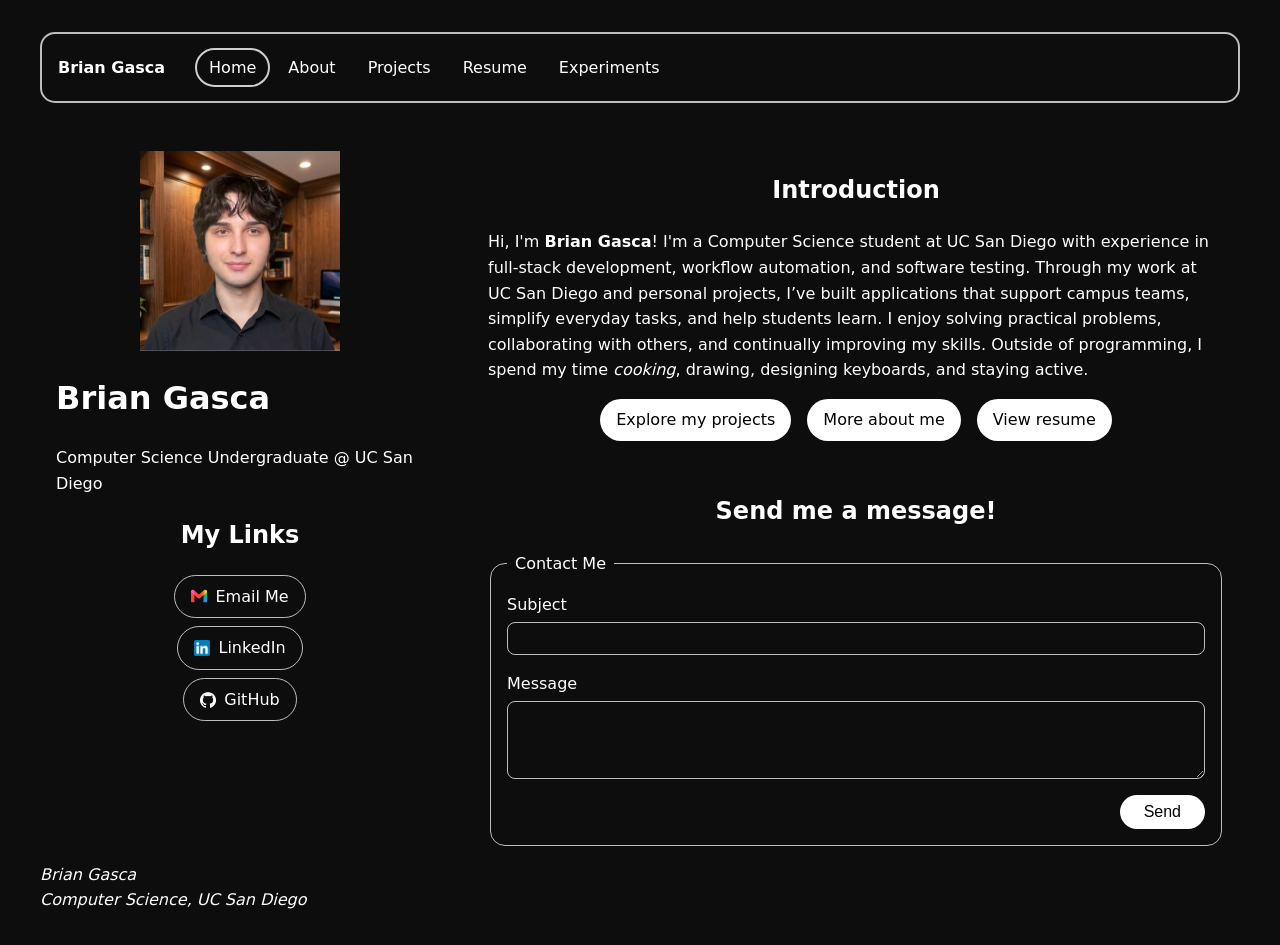
<file: index.html>
<!DOCTYPE html>
<html lang="en">
<head>
    <meta charset="UTF-8">
    <meta name="viewport" content="width=device-width, initial-scale=1.0">
    <title>Brian Gasca Portfolio</title>
    <link rel="icon" href="portrait.jpg" type="image/jpeg">
    <link rel="stylesheet" href="styles/shared_style.css">
    <link rel="stylesheet" href="styles/index.css">
</head>
<body>
    <header>
        <p><b>Brian Gasca</b></p>
        <nav>
            <ul class="navbar">
                <li><a href="index.html" aria-current="page">Home</a></li>
                <li><a href="about.html">About</a></li>
                <li><a href="projects.html">Projects</a></li>
                <li><a href="resume.pdf" target="_blank">Resume</a></li>
                <li><a href="experiments.html">Experiments</a></li>
            </ul>
        </nav>
    </header>
    <main id="main-content">
        
        <div class="home-content">
            <div class="profile">
                <picture>
                    <source srcset="portrait.jpg" type="image/jpeg">
                    <img src="portrait.jpg" alt="Portrait of Brian Gasca" width="200" height="200">
                </picture>
                <h1>Brian Gasca</h1>
                <p>Computer Science Undergraduate @ UC San Diego</p>

                <h2>My Links</h2>
                <ul class="my-links">
                    <li>
                        <a href="mailto:gasca.brian11@gmail.com">
                            <img src="icons/Gmail_icon_(2026).svg" alt="" width="16" height="16">
                            Email Me
                        </a>
                    </li>
                    <li>
                        <a href="https://www.linkedin.com/in/brian-gasca/">
                            <img src="icons/LinkedIn_icon.svg.webp" alt="" width="16" height="16">
                            LinkedIn
                        </a>
                    </li>
                    <li>
                        <a href="https://github.com/briangasca">
                            <img src="icons/github-white-icon.webp" alt="" width="16" height="16">
                            GitHub
                        </a>
                    </li>
                </ul>
            </div>

            <!-- <svg width="4" height="200" viewBox="0 0 4 200" preserveAspectRatio="none">
                <title>Divider line</title>
                <rect width="4" height="200" fill="white" opacity="1"/>
            </svg> -->
            <section>
                <h2>Introduction</h2>
                <p>Hi, I'm <strong>Brian Gasca</strong>! I'm a Computer Science student at UC San Diego with experience in full-stack development, workflow automation, and software testing. Through my work at UC San Diego and personal projects, I’ve built applications that support campus teams, simplify everyday tasks, and help students learn. I enjoy solving practical problems, collaborating with others, and continually improving my skills. Outside of programming, I spend my time <em>cooking</em>, drawing, designing keyboards, and staying active.</p>
                <ul class="intro-links">
                    <li><a href="projects.html">Explore my projects</a></li>
                    <li><a href="about.html">More about me</a></li>
                    <li><a href="resume.pdf" target="_blank">View resume</a></li>
                </ul>
            </section>

            <section>
                <h2>Send me a message!</h2>
                <form class="message-me-form" action="mailto:gasca.brian11@gmail.com" method="post" enctype="text/plain">
                    <fieldset>
                        <legend>Contact Me</legend>
                        <p>
                            <label for="contact-subject">Subject</label>
                            <input type="text" id="contact-subject" name="subject">
                        </p>
                        <p>
                            <label for="contact-message">Message</label>
                            <textarea id="contact-message" name="message" rows="4"></textarea>
                        </p>
                        <button type="submit">Send</button>
                    </fieldset>
                </form>
            </section>
        </div>
    </main>

    <footer>
        <address>
            Brian Gasca
            <br>
            Computer Science, UC San Diego
        </address>
    </footer>
</body>
</html>
</file>
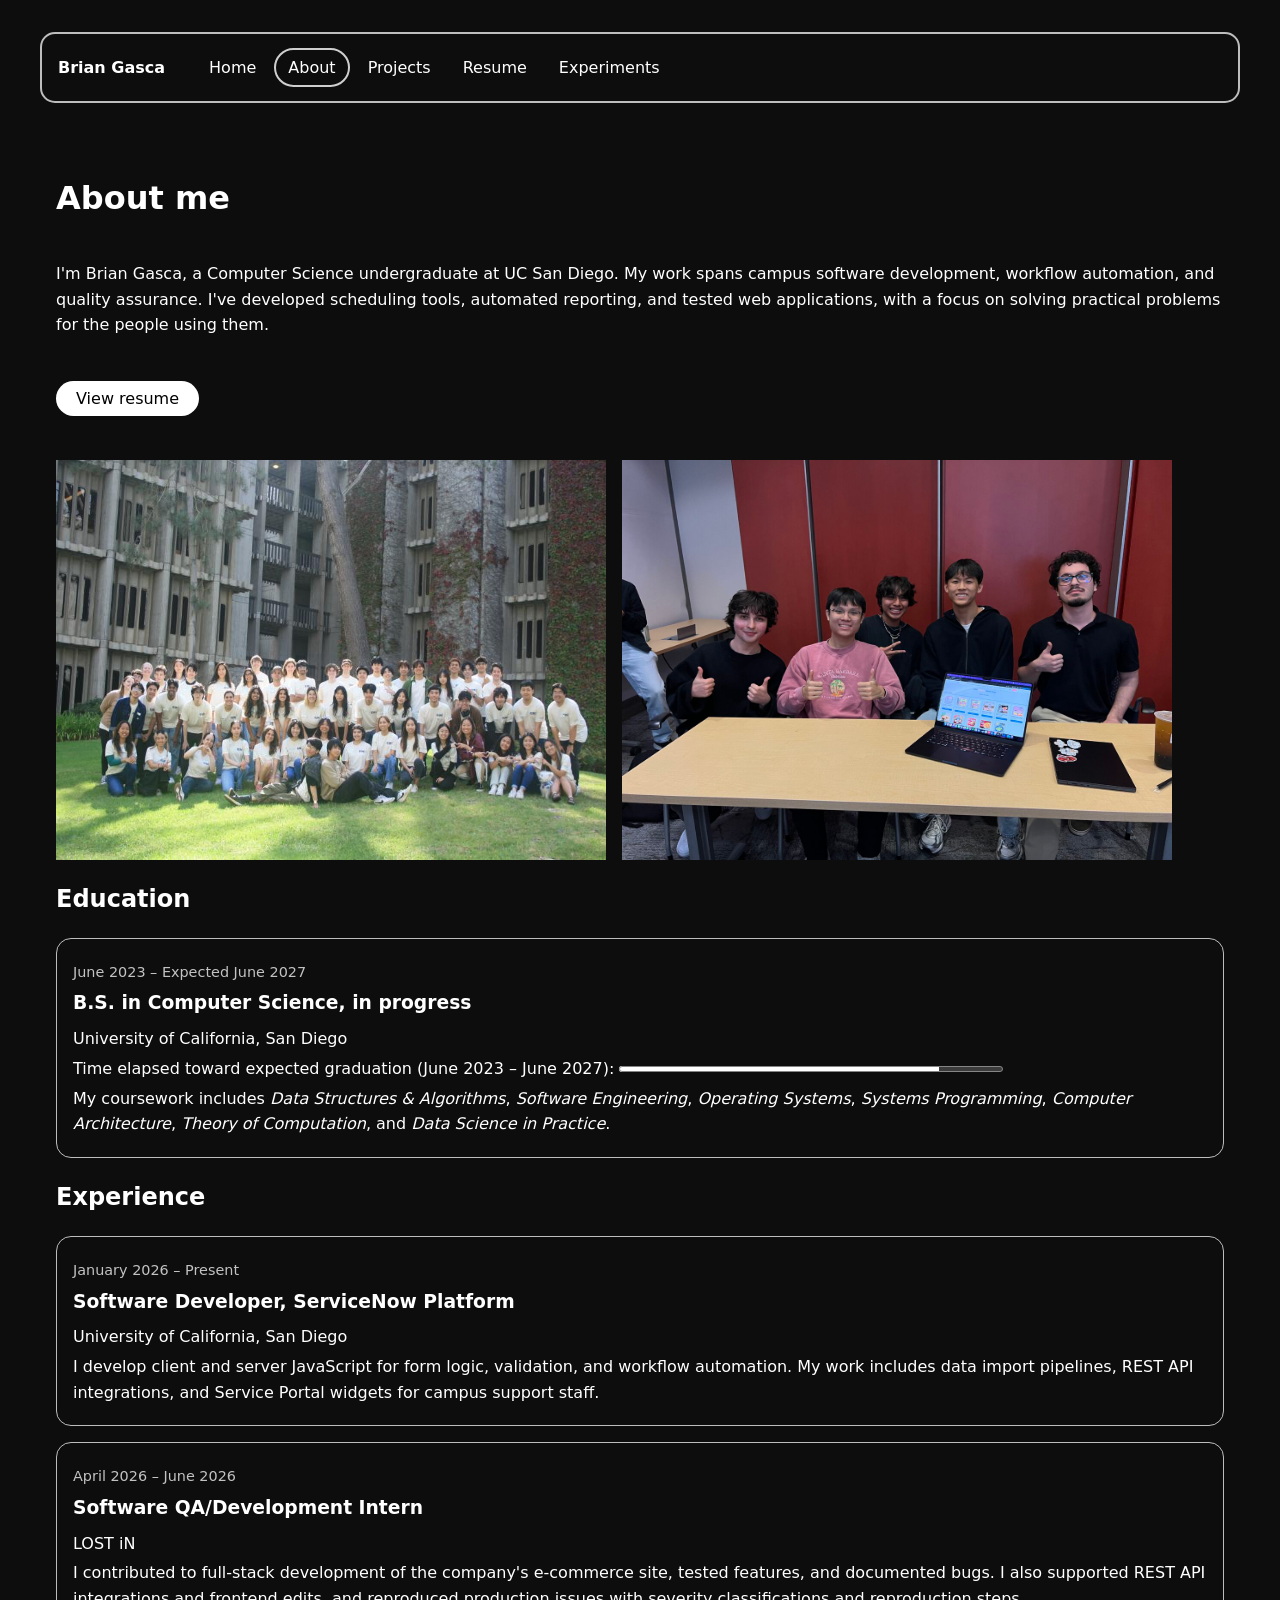
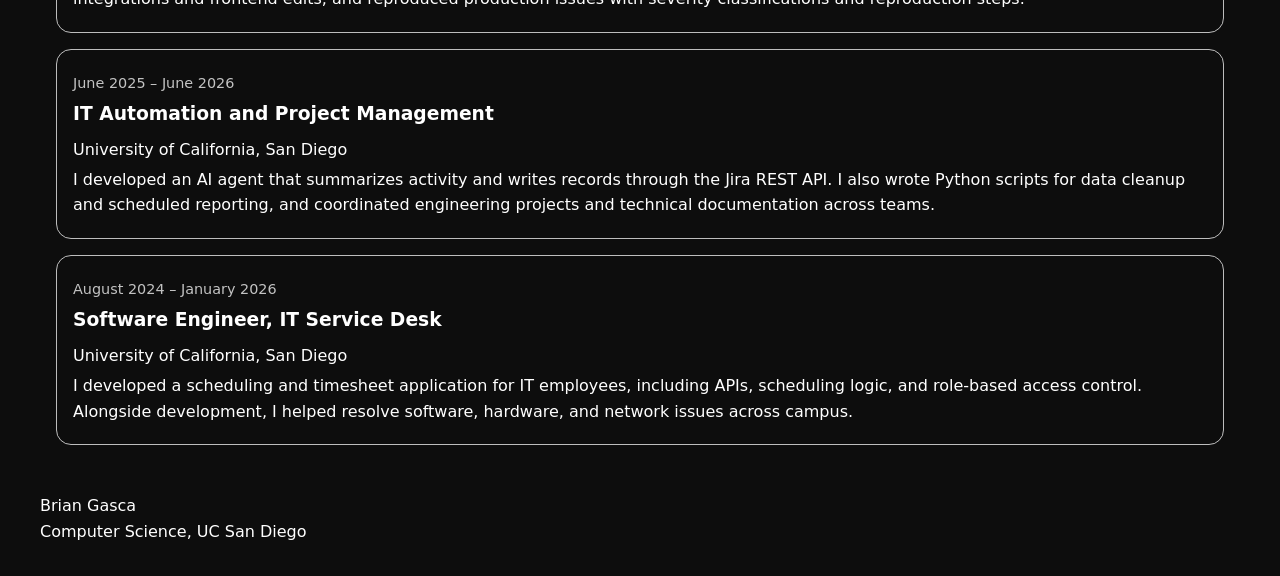
<file: about.html>
<!DOCTYPE html>
<html lang="en">
<head>
    <meta charset="UTF-8">
    <meta name="viewport" content="width=device-width, initial-scale=1.0">
    <title>About | Brian Gasca Portfolio</title>
    <link rel="icon" href="portrait.jpg" type="image/jpeg">
    <link rel="stylesheet" href="styles/shared_style.css">
    <link rel="stylesheet" href="styles/about.css">
</head>
<body>
    <header>
        <p><b>Brian Gasca</b></p>
        <nav>
            <ul class="navbar">
                <li><a href="index.html">Home</a></li>
                <li><a href="about.html" aria-current="page">About</a></li>
                <li><a href="projects.html">Projects</a></li>
                <li><a href="resume.pdf" target="_blank">Resume</a></li>
                <li><a href="experiments.html">Experiments</a></li>
            </ul>
        </nav>
    </header>

    <main id="main-content">
        <h1>About me</h1>
        <section class="intro-resume-content">
            <section class="about-me-section">
                <p>I'm Brian Gasca, a Computer Science undergraduate at UC San Diego. My work spans campus software development, workflow automation, and quality assurance. I've developed scheduling tools, automated reporting, and tested web applications, with a focus on solving practical problems for the people using them.</p>
                <p><a href="resume.pdf" target="_blank">View resume</a></p>
            </section>
            <section class="images-section">
                <img src="icons/1759780581085.jpg" alt="First page of Brian Gasca's resume" width="550" height="300">
                <img src="icons/1767939727916.jpg" alt="Second page of Brian Gasca's resume" width="550" height="300">
            </section>
        </section>
        <section>
            <h2>Education</h2>
            <ol>
                <li>
                    <article>
                        <p><span class="dates">June 2023 – Expected June 2027</span></p>
                        <h3>B.S. in Computer Science, in progress</h3>
                        <p>University of California, San Diego</p>
                        <p><label for="degree-progress">Time elapsed toward expected graduation (June 2023 – June 2027):</label> <progress id="degree-progress" value="40" max="48">40 of 48 months</progress></p>
                        <p>My coursework includes <i>Data Structures &amp; Algorithms</i>, <i>Software Engineering</i>, <i>Operating Systems</i>, <i>Systems Programming</i>, <i>Computer Architecture</i>, <i>Theory of Computation</i>, and <i>Data Science in Practice</i>.</p>
                    </article>
                </li>
            </ol>
        </section>

        <section>
            <h2>Experience</h2>
            <ol>
                <li>
                    <article>
                        <p><span class="dates">January 2026 – Present</span></p>
                        <h3>Software Developer, ServiceNow Platform</h3>
                        <p>University of California, San Diego</p>
                        <p>I develop client and server JavaScript for form logic, validation, and workflow automation. My work includes data import pipelines, REST API integrations, and Service Portal widgets for campus support staff.</p>
                    </article>
                </li>
                <li>
                    <article>
                        <p><span class="dates">April 2026 – June 2026</span></p>
                        <h3>Software QA/Development Intern</h3>
                        <p>LOST iN</p>
                        <p>I contributed to full-stack development of the company's e-commerce site, tested features, and documented bugs. I also supported REST API integrations and frontend edits, and reproduced production issues with severity classifications and reproduction steps.</p>
                    </article>
                </li>
                <li>
                    <article>
                        <p><span class="dates">June 2025 – June 2026</span></p>
                        <h3>IT Automation and Project Management</h3>
                        <p>University of California, San Diego</p>
                        <p>I developed an AI agent that summarizes activity and writes records through the Jira REST API. I also wrote Python scripts for data cleanup and scheduled reporting, and coordinated engineering projects and technical documentation across teams.</p>
                    </article>
                </li>
                <li>
                    <article>
                        <p><span class="dates">August 2024 – January 2026</span></p>
                        <h3>Software Engineer, IT Service Desk</h3>
                        <p>University of California, San Diego</p>
                        <p>I developed a scheduling and timesheet application for IT employees, including APIs, scheduling logic, and role-based access control. Alongside development, I helped resolve software, hardware, and network issues across campus.</p>
                    </article>
                </li>
            </ol>
        </section>
    </main>

    <footer>
        <address>
            Brian Gasca
            <br>
            Computer Science, UC San Diego
        </address>
    </footer>
</body>
</html>
</file>
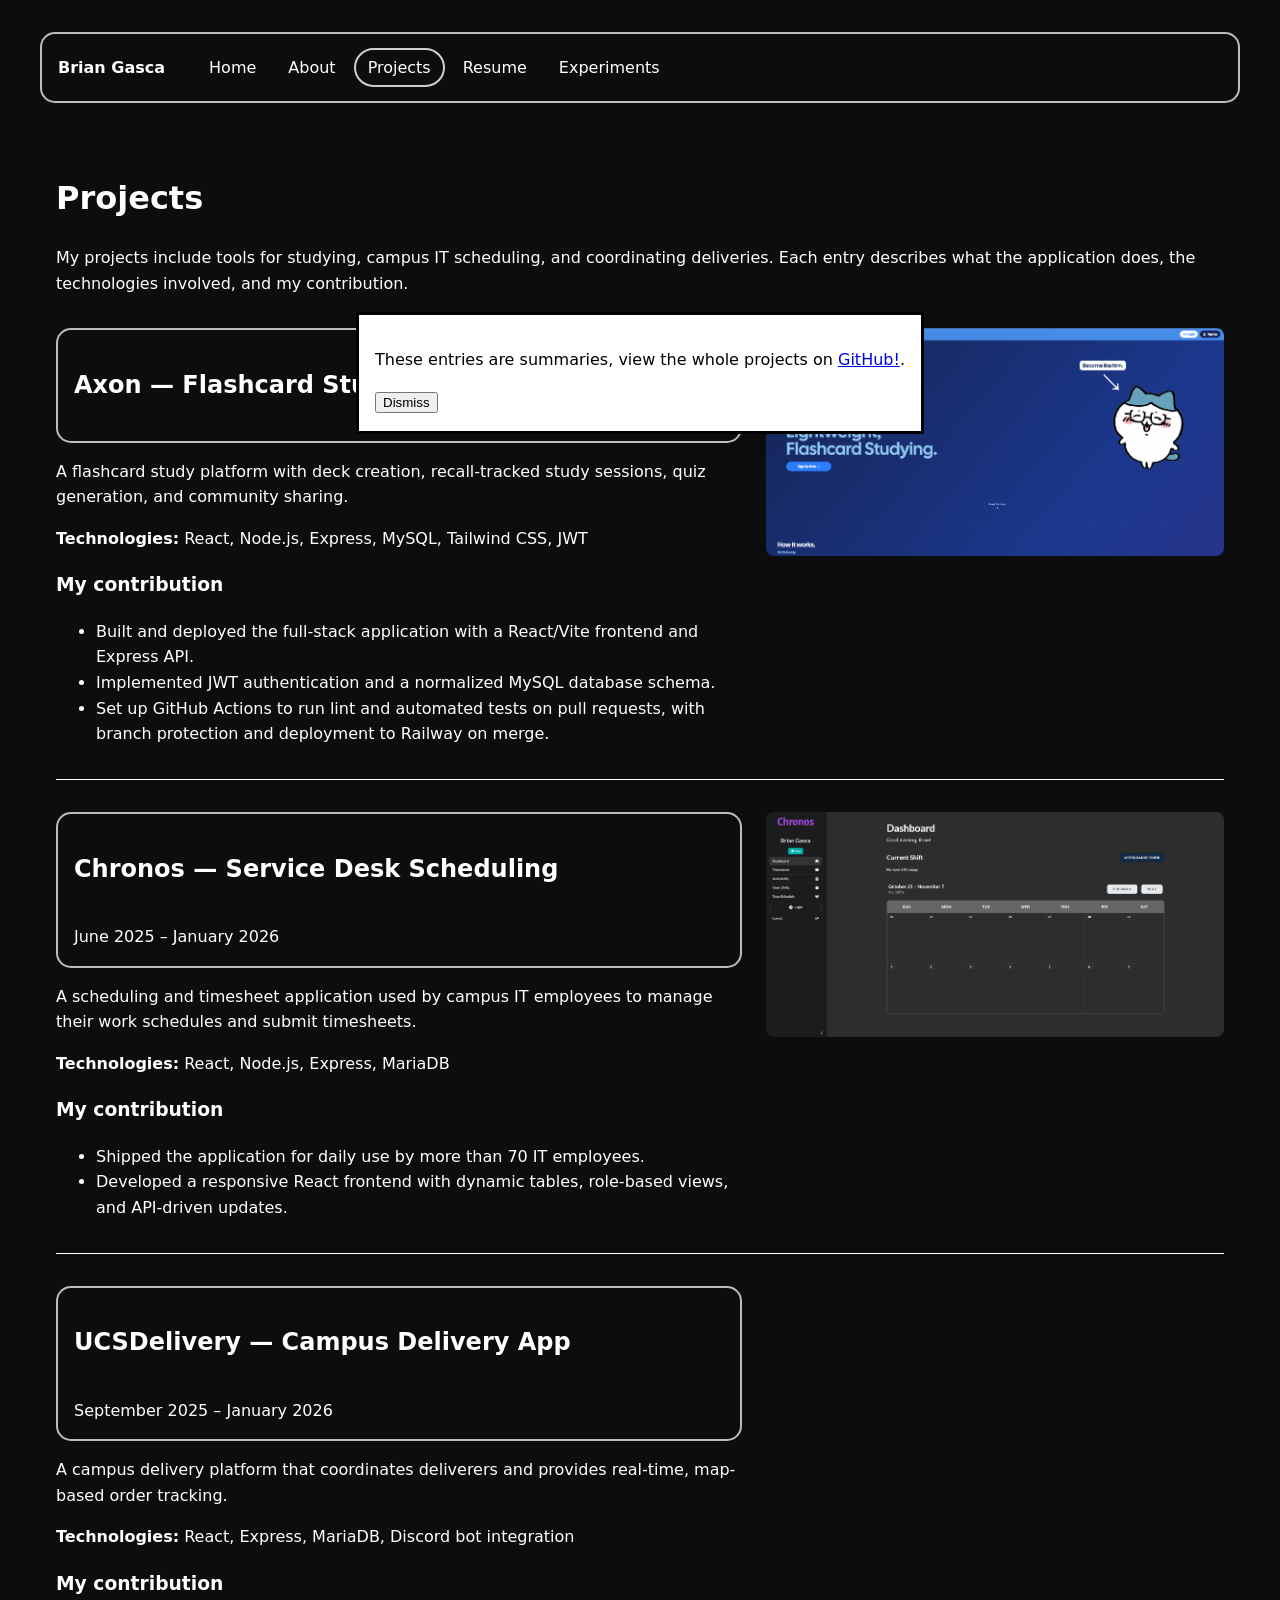
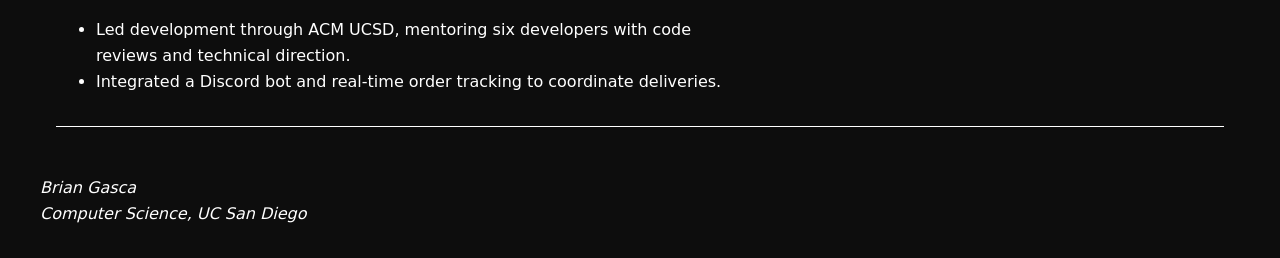
<file: projects.html>
<!DOCTYPE html>
<html lang="en">
<head>
    <meta charset="UTF-8">
    <meta name="viewport" content="width=device-width, initial-scale=1.0">
    <title>Projects | Brian Gasca Portfolio</title>
    <link rel="icon" href="portrait.jpg" type="image/jpeg">
    <link rel="stylesheet" href="styles/shared_style.css">
    <link rel="stylesheet" href="styles/projects.css">
</head>
<body>
    <header>
        <p><b>Brian Gasca</b></p>
        <nav>
            <ul class="navbar">
                <li><a href="index.html">Home</a></li>
                <li><a href="about.html">About</a></li>
                <li><a href="projects.html" aria-current="page">Projects</a></li>
                <li><a href="resume.pdf" target="_blank">Resume</a></li>
                <li><a href="experiments.html">Experiments</a></li>
            </ul>
        </nav>
    </header>

    <main id="main-content">
        <h1>Projects</h1>
        <p>My projects include tools for studying, campus IT scheduling, and coordinating deliveries. Each entry describes what the application does, the technologies involved, and my contribution.</p>
        <dialog open>
            <p>These entries are summaries, view the whole projects on <a href="https://github.com/briangasca">GitHub!</a>.</p>
            <form method="dialog">
                <button>Dismiss</button>
            </form>
        </dialog>

        <project-entry>
            <article>
                <header>
                    <h2>Axon — Flashcard Study App</h2>
                    <p>January 2026 – Present</p>
                </header>
                <p>A flashcard study platform with deck creation, recall-tracked study sessions, quiz generation, and community sharing.</p>
                <p><b>Technologies:</b> React, Node.js, Express, MySQL, Tailwind CSS, JWT</p>
                <h3>My contribution</h3>
                <ul>
                    <li>Built and deployed the full-stack application with a React/Vite frontend and Express API.</li>
                    <li>Implemented JWT authentication and a normalized MySQL database schema.</li>
                    <li>Set up GitHub Actions to run lint and automated tests on pull requests, with branch protection and deployment to Railway on merge.</li>
                </ul>
            </article>
            <img src="icons/axon-img.png" alt="Screenshot of the Axon flashcard study app">
        </project-entry>

        <project-entry>
            <article>
                <header>
                    <h2>Chronos — Service Desk Scheduling</h2>
                    <p>June 2025 – January 2026</p>
                </header>
                <p>A scheduling and timesheet application used by campus IT employees to manage their work schedules and submit timesheets.</p>
                <p><b>Technologies:</b> React, Node.js, Express, MariaDB</p>
                <h3>My contribution</h3>
                <ul>
                    <li>Shipped the application for daily use by more than 70 IT employees.</li>
                    <li>Developed a responsive React frontend with dynamic tables, role-based views, and API-driven updates.</li>
                </ul>
            </article>
            <img src="icons/chronos-img.png" alt="Screenshot of the Chronos service desk scheduling app">
        </project-entry>

        <project-entry>
            <article>
                <header>
                    <h2>UCSDelivery — Campus Delivery App</h2>
                    <p>September 2025 – January 2026</p>
                </header>
                <p>A campus delivery platform that coordinates deliverers and provides real-time, map-based order tracking.</p>
                <p><b>Technologies:</b> React, Express, MariaDB, Discord bot integration</p>
                <h3>My contribution</h3>
                <ul>
                    <li>Led development through ACM UCSD, mentoring six developers with code reviews and technical direction.</li>
                    <li>Integrated a Discord bot and real-time order tracking to coordinate deliveries.</li>
                </ul>
            </article>
        </project-entry>
    </main>

    
    <hello-world></hello-world>
    <noscript>
        <p>The Hello World console message needs JavaScript, but it's turned off.</p>
    </noscript>
    <script>
        class HelloWorld extends HTMLElement {
            connectedCallback() {
                console.log("Hello World!");
            }
        }

        customElements.define("hello-world", HelloWorld);
    </script>

    <footer>
        <address>
            Brian Gasca
            <br>
            Computer Science, UC San Diego
        </address>
    </footer>
</body>
</html>
</file>
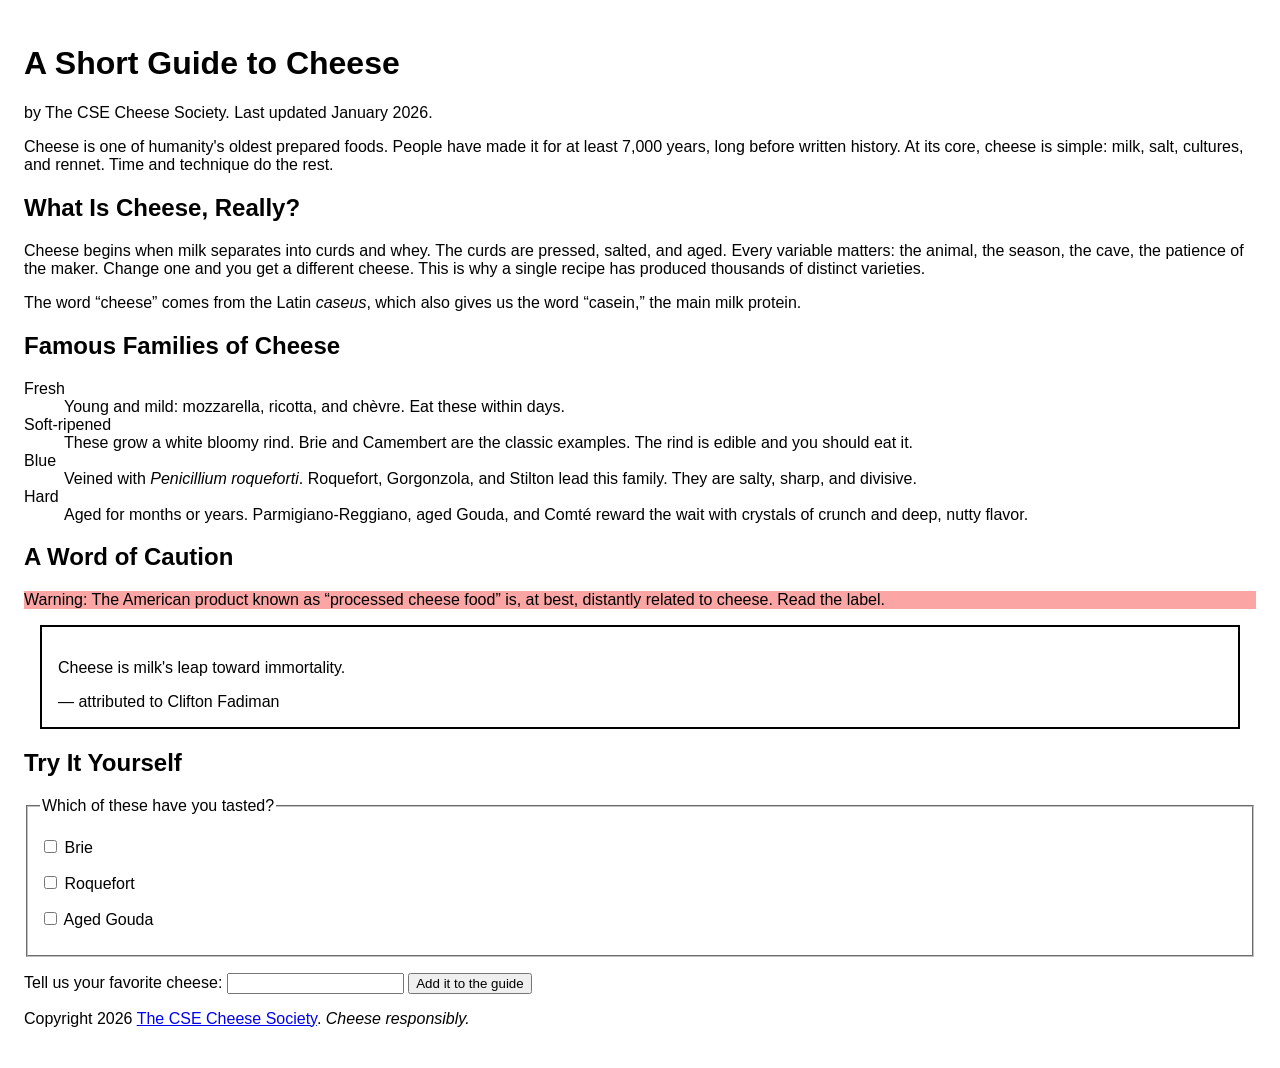
<file: part1/cheese.html>
<!DOCTYPE html>
<html lang="en">
<head>
  <meta charset="UTF-8">
  <meta name="viewport" content="width=device-width, initial-scale=1">
  <link rel="stylesheet" href="cheese.css">
  <title>A Short Guide to Cheese</title>
</head>
<body>
  <header>
    <h1>A Short Guide to Cheese</h1>
    <p>by The CSE Cheese Society. Last updated <time datetime="2026-01">January 2026</time>.</p>
  </header>

  <main>
    <article>
      <p>Cheese is one of humanity's oldest prepared foods. People have made
      it for at least 7,000 years, long before written history. At its core,
      cheese is simple: milk, salt, cultures, and rennet. Time and technique
      do the rest.</p>

      <section>
        <h2>What Is Cheese, Really?</h2>
        <p>Cheese begins when milk separates into curds and whey. The curds
        are pressed, salted, and aged. Every variable matters: the animal,
        the season, the cave, the patience of the maker. Change one and you
        get a different cheese. This is why a single recipe has produced
        thousands of distinct varieties.</p>
        <p>The word <q>cheese</q> comes from the Latin
        <span class="latin" lang="la">caseus</span>, which also gives us the word
        <q>casein,</q> the main milk protein.</p>
      </section>

      <section>
        <h2>Famous Families of Cheese</h2>

        <dl>
          <dt>Fresh</dt>
          <dd>Young and mild: mozzarella, ricotta, and
          <span lang="fr">chèvre</span>. Eat these within days.</dd>

          <dt>Soft-ripened</dt>
          <dd>These grow a white bloomy rind. Brie and Camembert are the
          classic examples. The rind is edible and you should eat it.</dd>

          <dt>Blue</dt>
          <dd>Veined with <span class="latin" lang="la">Penicillium
          roqueforti</span>. Roquefort, Gorgonzola, and Stilton lead this
          family. They are salty, sharp, and divisive.</dd>

          <dt>Hard</dt>
          <dd>Aged for months or years. Parmigiano-Reggiano, aged Gouda,
          and <span lang="fr">Comté</span> reward the wait with crystals
          of crunch and deep, nutty flavor.</dd>
        </dl>
      </section>

      <section>
        <h2>A Word of Caution</h2>
        <p id="warning">Warning: The American product known as
        <q>processed cheese food</q> is, at best, distantly related to
        cheese. Read the label.</p>

        <blockquote>
          <p>Cheese is milk's leap toward immortality.</p>
          <footer>— attributed to Clifton Fadiman</footer>
        </blockquote>
      </section>

      <section>
        <h2>Try It Yourself</h2>
        <form>
          <fieldset>
            <legend>Which of these have you tasted?</legend>
            <p><input type="checkbox" id="c-brie" name="tasted" value="brie">
               <label for="c-brie">Brie</label></p>
            <p><input type="checkbox" id="c-roquefort" name="tasted" value="roquefort">
               <label for="c-roquefort">Roquefort</label></p>
            <p><input type="checkbox" id="c-gouda" name="tasted" value="gouda">
               <label for="c-gouda">Aged Gouda</label></p>
          </fieldset>
          <p>
            <label for="fav">Tell us your favorite cheese:</label>
            <input type="text" id="fav" name="favorite">
            <button type="submit">Add it to the guide</button>
          </p>
        </form>
      </section>
    </article>
  </main>
  <footer>
    <p>Copyright 2026 <a href="https://example.com/cheese-society">The CSE
    Cheese Society</a>. <em>Cheese responsibly.</em></p>
  </footer>
</body>
</html>
</file>
<file: styles/shared_style.css>
:root {
    /* colors */
    --bg-color: #0d0d0d;
    --bg-color-alt: rgb(255,255,255);
    --text-color: white;
    --text-color-alt: black;
    --border-color: rgba(255, 255, 255, 0.726);
    --border-strong: rgba(255, 255, 255, 0.8);
    --hover-bg: rgba(255, 255, 255, 0.15);
    --hover-bg-alt: rgba(255, 255, 255, 0.623);

    /* font with fallbacks*/
    --font-stack: system-ui, "Segoe UI", Helvetica, Arial, sans-serif;
}

body {
    font-family: var(--font-stack);
    line-height: 1.6;
    background-color: var(--bg-color);
    color: var(--text-color);
    margin: auto;
    max-width: 1200px;
    padding: 2rem;
}

header {
    border: 2px solid var(--border-color);
    border-radius: 15px;

    display: flex;
    flex-wrap: wrap;
    align-items: center;
    list-style-type: none;
    padding: 1rem;
    margin: 0;
    gap: 1rem;
}

/* targetting the Brian Gasca part on the navbar */
header > p {
    margin: 0;
}

.navbar {
    display: flex;
    flex-wrap: wrap;
    align-items: center;
    list-style-type: none;
    padding: 0 1rem;
    margin: 0;
    gap: 0.5rem;
}

.navbar a[aria-current="page"] {
    outline: 2px solid var(--border-strong);
}

/* targetting the links in the navbar */
.navbar > li > a {
    display: flex;
    color: var(--text-color);
    text-decoration: none;
    font-size: 1rem;
    padding: 0.3rem 0.75rem;
    border-radius: 1000px;
    transition: color 0.2s ease, background-color 0.2s ease;
}

.navbar > li > a:hover {
    background-color: var(--hover-bg);
}

/* shared main */
main {
    margin-top: 2rem;
    padding: 1rem;
}
</file>
<file: styles/index.css>
.page-name-home {
    display: flex;
    justify-content: center;
}

/* targets any picture inside main */
main picture {
    display: flex;
    justify-content: center;
}

/* targets any h2 inside main */
main h2 {
    display: flex;
    justify-content: center;
}

.home-content {
    display: grid;
    grid-template-columns: 1fr auto 2fr;
    gap: 2rem;
}

/* targetting sections in home content so they're placed side-by-side */
.home-content > section {
    grid-column: 3;
}

/* targetting the profile section */
.home-content > .profile {
    grid-row: 1 / span 2;
}

/* targets the svg divider anywhere inside home-content */
.home-content svg {
    grid-column: 2;
    grid-row: 1 / span 2;
    align-self: stretch;
    justify-self: center;
    height: auto;
}

.intro-links {
    display: flex;
    justify-content: center;
    gap: 1rem;
    margin: 0;
    padding: 0;
}

/* targets list items directly inside intro-links, removing bullets */
.intro-links > li {
    list-style-type: none;
}

/* targets the links inside the intro-links list itemss */
.intro-links > li > a {
    display: flex;
    color: var(--text-color-alt);
    background-color: var(--bg-color-alt);
    text-decoration: none;
    font-weight: 500;
    font-size: 1rem;
    padding: 0.5em 1em;
    border-radius: 1000px;
    max-width: 10rem;
    justify-content: center;
    transition: color 0.2s ease, background-color 0.2s ease, border-color 0.2s ease;
}

/* targets intro-links buttons on hover */
.intro-links > li > a:hover {
    background-color: var(--hover-bg-alt);
}

.my-links {
    display: flex;
    flex-direction: column;
    align-items: center;
    gap: 0.5rem;
    margin: 0;
    padding: 0;
}

/* targets list items directly inside my-links */
.my-links > li {
    list-style-type: none;
}

/* targets the links inside the my-links list items */
.my-links > li > a {
    display: flex;
    align-items: center;
    color: var(--text-color);
    text-decoration: none;
    font-size: 1rem;
    gap: 0.5rem;
    padding: 0.5rem 1rem;
    border: 1px solid var(--border-color);
    border-radius: 1000px;
    max-width: 10rem;
    justify-content: center;
    transition: color 0.2s ease, background-color 0.2s ease, border-color 0.2s ease;
}

/* targets my-links buttons on hover*/
.my-links > li > a:hover {
    background-color: var(--hover-bg);
    border-color: var(--border-strong);
}

/* targets the icon images inside my-links*/
.my-links img {
    width: 1rem;
    height: 1rem;
    display: block;
}

/* targets the contact form element */
.message-me-form {
    display: flex;
}

/* targets the fieldset inside the contact form */
.message-me-form fieldset {
    display: flex;
    flex-direction: column;
    gap: 1rem;
    width: 100%;
    border: 1px solid var(--border-color);
    border-radius: 15px;
    padding: 1rem;
}

/* targets the legend inside the contact form */
.message-me-form legend {
    padding: 0 0.5rem;
}

/* targets the paragraphs wrapping each label + field in the contact form. stacks them */
.message-me-form p {
    display: flex;
    flex-direction: column;
    gap: 0.25rem;
    margin: 0;
}

/* targets the labels in the contact form */
.message-me-form label {
    font-weight: 500;
}

/* targets the text inputs in the contact form */
.message-me-form input {
    color: var(--text-color);
    background-color: transparent;
    border: 1px solid var(--border-color);
    border-radius: 8px;
    padding: 0.5rem 0.75rem;
}

/* targets a focused contact form input */
.message-me-form input:focus {
    outline: 2px solid var(--border-strong);
}

/* targets the message textarea in the contact form */
.message-me-form textarea {
    color: var(--text-color);
    background-color: transparent;
    border: 1px solid var(--border-color);
    border-radius: 8px;
    padding: 0.5rem 0.75rem;

    font-family: inherit;
    resize: vertical;
}

/* targets a focused contact form textarea */
.message-me-form textarea:focus {
    outline: 2px solid var(--border-strong);
}

/* targets the Send button in the contact form */
.message-me-form button {
    align-self: flex-end;
    font-weight: 500;
    font-size: 1rem;
    color: var(--text-color-alt);
    background-color: var(--bg-color-alt);
    border: none;
    border-radius: 1000px;
    padding: 0.5rem 1.5rem;
    cursor: pointer;

    transition: background-color 0.2s ease;
}

/* targets the Send button on hover*/
.message-me-form button:hover {
    background-color: var(--hover-bg-alt);
}

/* if user is on phone */

@media (max-width: 700px) {
    .home-content {
        grid-template-columns: 1fr;
        gap: 2rem;
    }

    /* hides the svg divider since there's no side-by-side layout anymore */
    .home-content svg {
        display: none;
    }

    /* lets the profile section flow normally instead of making it two rows */
    .home-content .profile {
        grid-row: auto;
    }

    /* puts every section in the single column for phone layout */
    .home-content section {
        grid-column: 1;
    }
}
</file>
<file: styles/about.css>
main > h1 + section {
    margin-top: 1rem;
}

.images-section {
    display: flex;
    flex-wrap: wrap;
    align-items: center;
    gap: 1rem;
}

/* targets the images of me */
.images-section img {
    padding-top: 2rem;
    min-width: 0;
    max-width: 100%;
    height: 400px;
}

.about-me-section {
    display: flex;
    flex-direction: column;
    gap: 1rem;
}

/* targets the view resume link */
.about-me-section > p > a {
    color: var(--text-color-alt);
    background-color: var(--bg-color-alt);
    text-decoration: none;
    font-weight: 500;
    font-size: 1rem;
    padding: 0.5em 1.25em;
    border-radius: 1000px;
    transition: background-color 0.2s ease;
}

.about-me-section > p > a:hover {
    background-color: var(--hover-bg-alt);
    cursor: pointer;
}

/* experience & education entries */
main section ol {
    display: flex;
    flex-direction: column;
    gap: 1rem;
    margin: 0;
    padding: 0;
}

/* targets each experience or education entry */
main section ol > li {
    list-style-type: none;
}

/* targets the actual content of the experience/education */
main section article {
    border: 1px solid var(--border-color);
    border-radius: 15px;
    padding: 1rem;
}

.dates {
    font-size: 0.9rem;
    opacity: 0.75;
}

/* targets the headings within the experience/education entries */
article h3 {
    margin: 0.25rem 0 0.5rem;
}

article p {
    margin: 0.25rem 0;
}

/* degree progress bar */
progress {
    width: 100%;
    max-width: 24rem;
    height: 0.75rem;
    accent-color: var(--text-color);
    vertical-align: middle;
}

footer {
    margin-top: 2rem;
}

footer address {
    font-style: normal;
}

/* if user is on phone */

@media (max-width: 700px) {
    .intro-resume-content {
        grid-template-columns: 1fr;
    }
}
</file>
<file: styles/projects.css>
/* custom element #1*/
project-entry {
    display: grid;
    grid-template-columns: 3fr 2fr;
    gap: 1.5rem;
    align-items: start;
    margin-block: 2rem;
    padding-block-end: 1rem;
    border-block-end: 1px solid;
}

/* targets the images that display the project screenshots */
project-entry > img {
    width: 100%;
    height: auto;
    border-radius: 8px;
}

/* if user is on phone */

@media (max-width: 700px) {
    project-entry {
        grid-template-columns: 1fr;
    }
}
</file>
<file: part1/cheese.css>
/* Brian Gasca https://github.com/briangasca/cse134b-hw3 */
body {
    font-family: "Helvetica Neue", Arial, sans-serif;
    color: black;
    line-height: normal;

    margin: auto;
    max-width: 1600px;
    padding: 1.5rem;
}

h1 {
    font-size: 2rem;
}

h2 {
    font-size: 1.5rem;
}

.latin {
    font-style: italic;
}

#warning {
    background-color: rgb(252, 165, 165);
}

blockquote {
    border-width: 2px;
    border-style: solid;
    border-color: black;
    margin: 1rem;
    padding: 1rem;
}

a:hover {
    color: rgb(118, 118, 250);
}

a:focus {
    color:brown;
}

input:focus {
    outline: 2px solid red;
}

button:focus {
    outline: 2px solid rgb(116, 202, 231);
}

/* These both have an effect on the p tag,
but black ends up winning since it was declared
later in the css file, similar to how you can't
run functions that weren't declared on previous lines
in some programming languages. */

p {
    color: red;
}

p {
    color: black;
}
</file>
